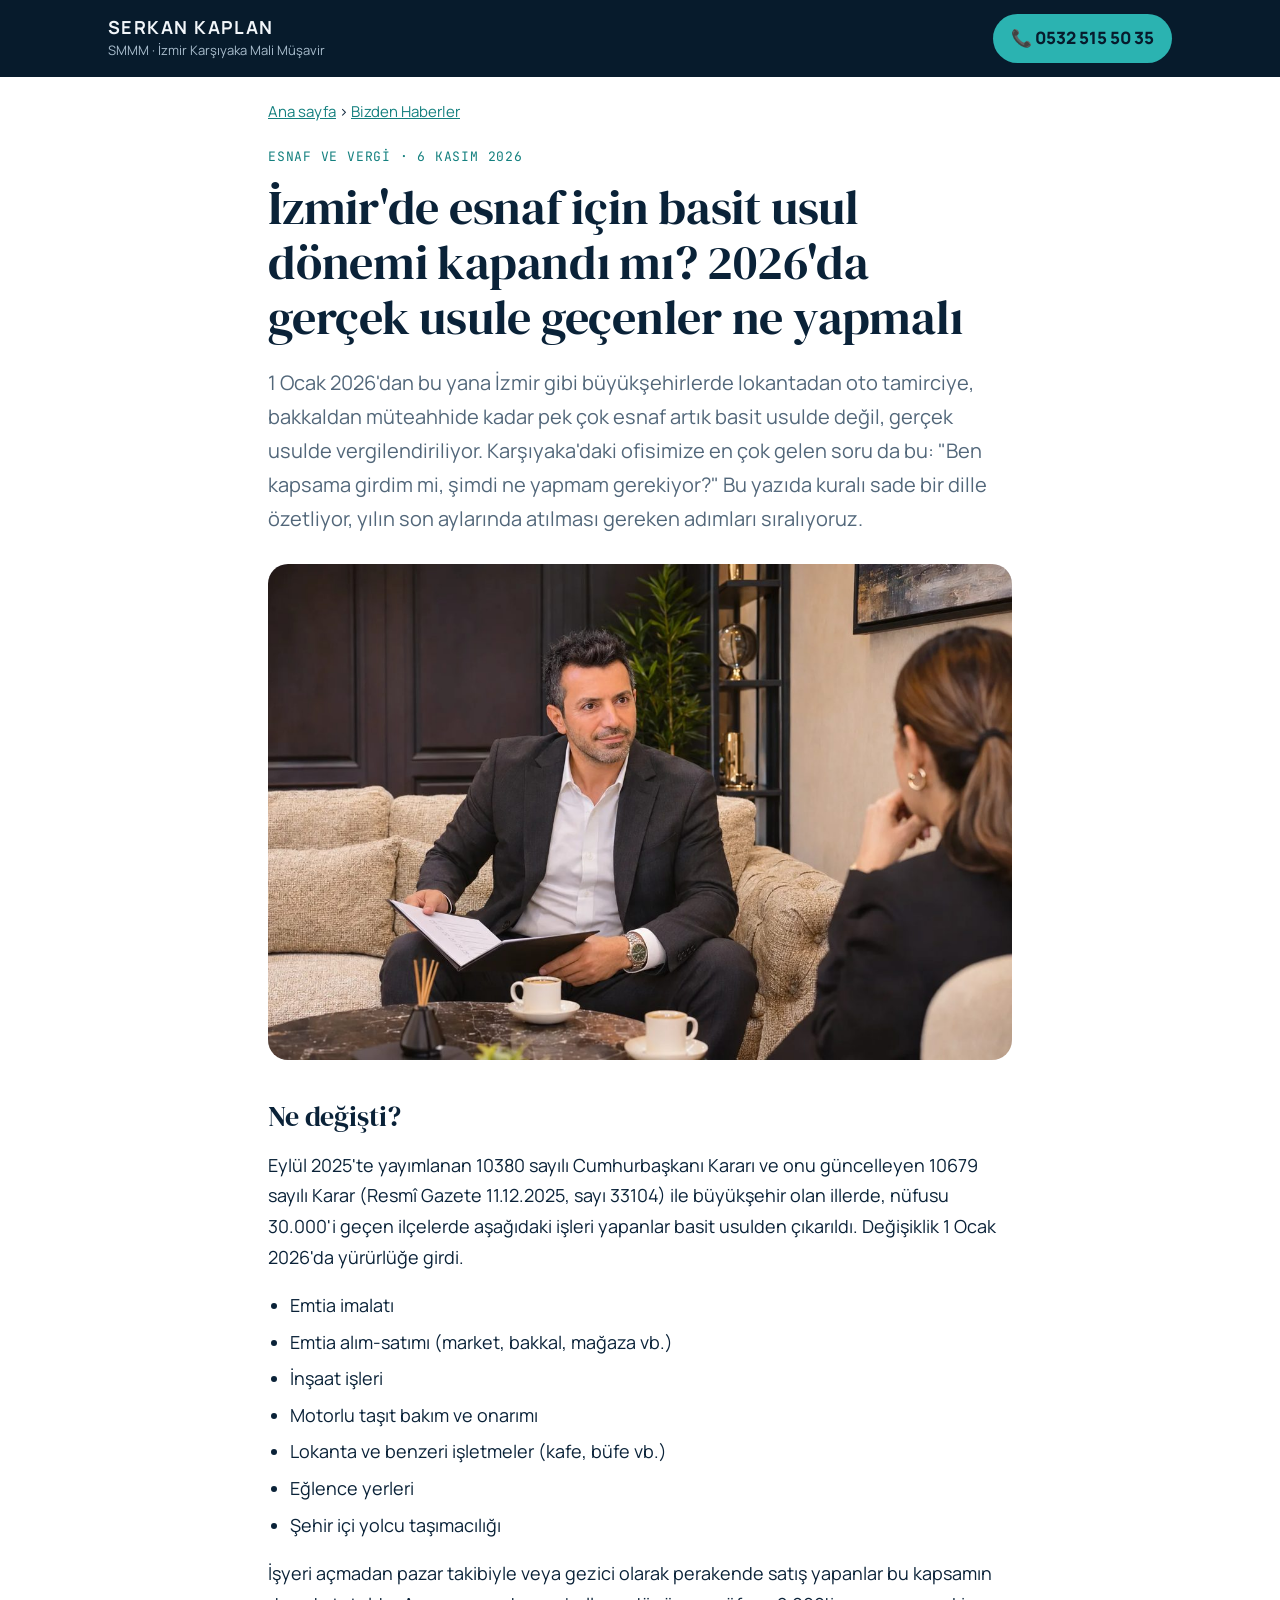
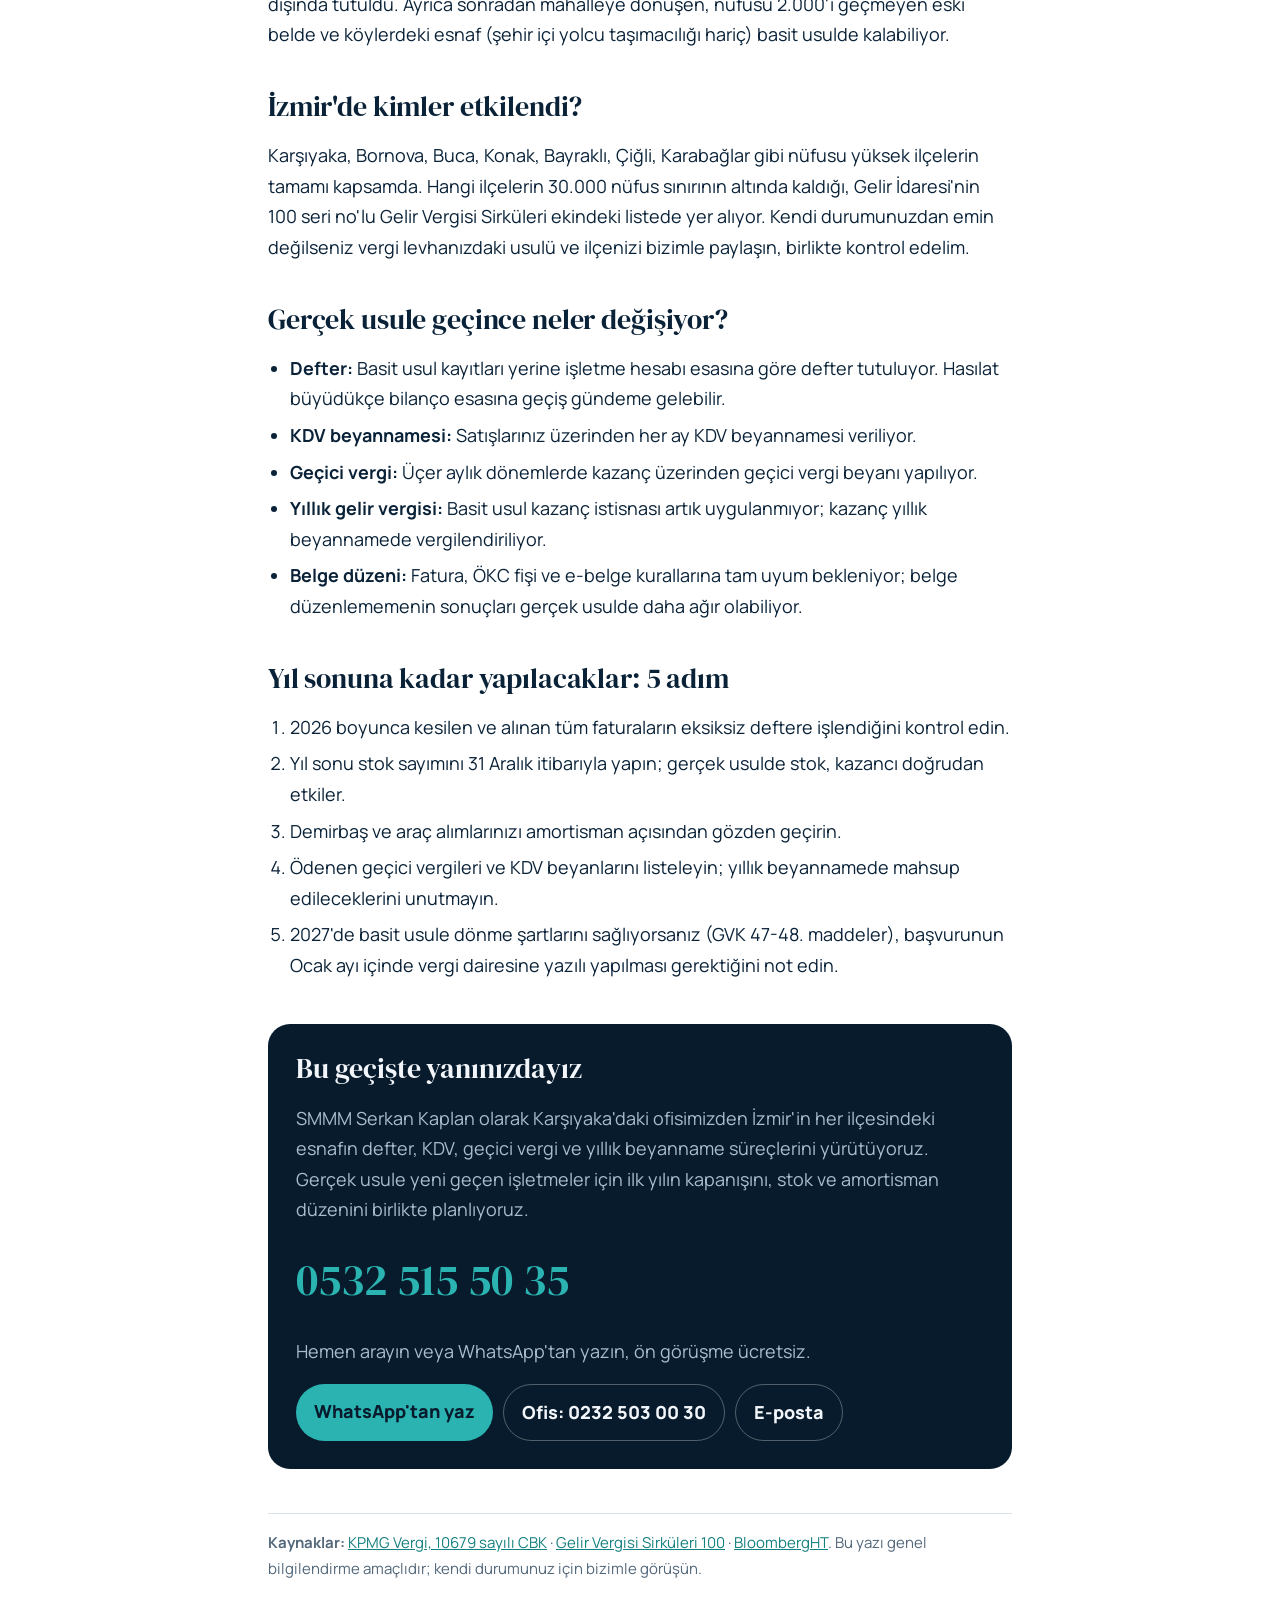
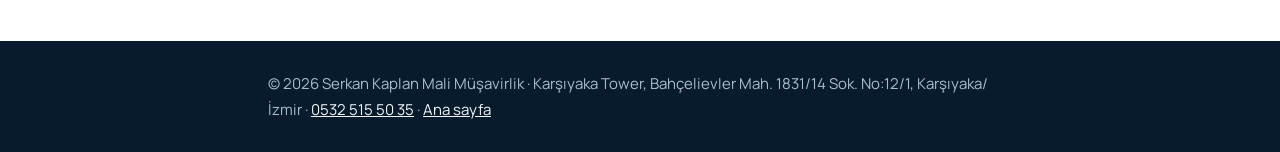
<file: haberler/basit-usulden-gercek-usule-gecis-izmir-esnaf-2026.html>
<!doctype html>
<html lang="tr">
<head>
<meta charset="utf-8">
<meta name="viewport" content="width=device-width,initial-scale=1">
<title>İzmir'de Basit Usulden Gerçek Usule Geçen Esnaf Ne Yapmalı? (2026) | Mali Müşavir Serkan Kaplan</title>
<meta name="description" content="1 Ocak 2026'dan itibaren büyükşehirlerde basit usulden çıkarılan esnaf için rehber: kimler kapsamda, İzmir'de neler değişti, yıl sonuna kadar yapılacak 5 adım. Karşıyaka mali müşavir: 0532 515 50 35">
<link rel="canonical" href="https://smmmserkankaplan-cell.github.io/smmmserkankaplan/haberler/basit-usulden-gercek-usule-gecis-izmir-esnaf-2026.html">
<meta name="robots" content="index,follow">
<meta property="og:type" content="article">
<meta property="og:locale" content="tr_TR">
<meta property="og:title" content="İzmir'de esnaf için basit usul dönemi kapandı mı? 2026'da gerçek usule geçenler ne yapmalı">
<meta property="og:description" content="Büyükşehirlerde basit usulden çıkarılan esnaf için sade rehber ve yıl sonu kontrol listesi.">
<meta property="og:image" content="https://smmmserkankaplan-cell.github.io/smmmserkankaplan/img/haber-gorusme.jpg">
<meta property="og:url" content="https://smmmserkankaplan-cell.github.io/smmmserkankaplan/haberler/basit-usulden-gercek-usule-gecis-izmir-esnaf-2026.html">
<meta name="twitter:card" content="summary_large_image">
<meta name="theme-color" content="#071B2C">
<link rel="icon" href="../img/icon.png">
<link rel="preconnect" href="https://fonts.googleapis.com"><link rel="preconnect" href="https://fonts.gstatic.com" crossorigin>
<link rel="stylesheet" href="https://fonts.googleapis.com/css2?family=DM+Serif+Display&family=Manrope:wght@400;600;800&family=JetBrains+Mono:wght@400&display=swap">
<link rel="stylesheet" href="style.css">
<script type="application/ld+json">
{"@context":"https://schema.org","@type":"Article","headline":"İzmir'de esnaf için basit usul dönemi kapandı mı? 2026'da gerçek usule geçenler ne yapmalı","datePublished":"2026-11-06","dateModified":"2026-11-06","image":"https://smmmserkankaplan-cell.github.io/smmmserkankaplan/img/haber-gorusme.jpg","inLanguage":"tr","author":{"@type":"Person","name":"SMMM Serkan Kaplan"},"publisher":{"@type":"AccountingService","name":"Serkan Kaplan Mali Müşavirlik","telephone":"+90 532 515 50 35","address":{"@type":"PostalAddress","streetAddress":"Karşıyaka Tower, Bahçelievler Mah. 1831/14 Sok. No:12/1","addressLocality":"Karşıyaka","addressRegion":"İzmir","addressCountry":"TR"},"url":"https://smmmserkankaplan-cell.github.io/smmmserkankaplan/"},"mainEntityOfPage":"https://smmmserkankaplan-cell.github.io/smmmserkankaplan/haberler/basit-usulden-gercek-usule-gecis-izmir-esnaf-2026.html"}
</script>
</head>
<body>
<header class="top"><div class="wrap">
  <a class="brand" href="../"><b>SERKAN KAPLAN</b><small>SMMM · İzmir Karşıyaka Mali Müşavir</small></a>
  <a class="call" href="tel:+905325155035">📞 0532 515 50 35</a>
</div></header>
<main class="wrap">
  <p style="margin-top:22px;font-size:15px"><a href="../">Ana sayfa</a> › <a href="./">Bizden Haberler</a></p>
  <span class="meta">Esnaf ve vergi · <time datetime="2026-11-06">6 Kasım 2026</time></span>
  <h1>İzmir'de esnaf için basit usul dönemi kapandı mı? 2026'da gerçek usule geçenler ne yapmalı</h1>
  <p class="lead">1 Ocak 2026'dan bu yana İzmir gibi büyükşehirlerde lokantadan oto tamirciye, bakkaldan müteahhide kadar pek çok esnaf artık basit usulde değil, gerçek usulde vergilendiriliyor. Karşıyaka'daki ofisimize en çok gelen soru da bu: "Ben kapsama girdim mi, şimdi ne yapmam gerekiyor?" Bu yazıda kuralı sade bir dille özetliyor, yılın son aylarında atılması gereken adımları sıralıyoruz.</p>
  <img class="cover" src="../img/haber-gorusme.jpg" alt="Mali müşavir Serkan Kaplan Karşıyaka ofisinde bir esnafla görüşüyor" width="1200" height="800">

  <h2>Ne değişti?</h2>
  <p>Eylül 2025'te yayımlanan 10380 sayılı Cumhurbaşkanı Kararı ve onu güncelleyen 10679 sayılı Karar (Resmî Gazete 11.12.2025, sayı 33104) ile büyükşehir olan illerde, nüfusu 30.000'i geçen ilçelerde aşağıdaki işleri yapanlar basit usulden çıkarıldı. Değişiklik 1 Ocak 2026'da yürürlüğe girdi.</p>
  <ul>
    <li>Emtia imalatı</li>
    <li>Emtia alım-satımı (market, bakkal, mağaza vb.)</li>
    <li>İnşaat işleri</li>
    <li>Motorlu taşıt bakım ve onarımı</li>
    <li>Lokanta ve benzeri işletmeler (kafe, büfe vb.)</li>
    <li>Eğlence yerleri</li>
    <li>Şehir içi yolcu taşımacılığı</li>
  </ul>
  <p>İşyeri açmadan pazar takibiyle veya gezici olarak perakende satış yapanlar bu kapsamın dışında tutuldu. Ayrıca sonradan mahalleye dönüşen, nüfusu 2.000'i geçmeyen eski belde ve köylerdeki esnaf (şehir içi yolcu taşımacılığı hariç) basit usulde kalabiliyor.</p>

  <h2>İzmir'de kimler etkilendi?</h2>
  <p>Karşıyaka, Bornova, Buca, Konak, Bayraklı, Çiğli, Karabağlar gibi nüfusu yüksek ilçelerin tamamı kapsamda. Hangi ilçelerin 30.000 nüfus sınırının altında kaldığı, Gelir İdaresi'nin 100 seri no'lu Gelir Vergisi Sirküleri ekindeki listede yer alıyor. Kendi durumunuzdan emin değilseniz vergi levhanızdaki usulü ve ilçenizi bizimle paylaşın, birlikte kontrol edelim.</p>

  <h2>Gerçek usule geçince neler değişiyor?</h2>
  <ul>
    <li><b>Defter:</b> Basit usul kayıtları yerine işletme hesabı esasına göre defter tutuluyor. Hasılat büyüdükçe bilanço esasına geçiş gündeme gelebilir.</li>
    <li><b>KDV beyannamesi:</b> Satışlarınız üzerinden her ay KDV beyannamesi veriliyor.</li>
    <li><b>Geçici vergi:</b> Üçer aylık dönemlerde kazanç üzerinden geçici vergi beyanı yapılıyor.</li>
    <li><b>Yıllık gelir vergisi:</b> Basit usul kazanç istisnası artık uygulanmıyor; kazanç yıllık beyannamede vergilendiriliyor.</li>
    <li><b>Belge düzeni:</b> Fatura, ÖKC fişi ve e-belge kurallarına tam uyum bekleniyor; belge düzenlememenin sonuçları gerçek usulde daha ağır olabiliyor.</li>
  </ul>

  <h2>Yıl sonuna kadar yapılacaklar: 5 adım</h2>
  <ol>
    <li>2026 boyunca kesilen ve alınan tüm faturaların eksiksiz deftere işlendiğini kontrol edin.</li>
    <li>Yıl sonu stok sayımını 31 Aralık itibarıyla yapın; gerçek usulde stok, kazancı doğrudan etkiler.</li>
    <li>Demirbaş ve araç alımlarınızı amortisman açısından gözden geçirin.</li>
    <li>Ödenen geçici vergileri ve KDV beyanlarını listeleyin; yıllık beyannamede mahsup edileceklerini unutmayın.</li>
    <li>2027'de basit usule dönme şartlarını sağlıyorsanız (GVK 47-48. maddeler), başvurunun Ocak ayı içinde vergi dairesine yazılı yapılması gerektiğini not edin.</li>
  </ol>

  <div class="cta">
    <h2>Bu geçişte yanınızdayız</h2>
    <p>SMMM Serkan Kaplan olarak Karşıyaka'daki ofisimizden İzmir'in her ilçesindeki esnafın defter, KDV, geçici vergi ve yıllık beyanname süreçlerini yürütüyoruz. Gerçek usule yeni geçen işletmeler için ilk yılın kapanışını, stok ve amortisman düzenini birlikte planlıyoruz.</p>
    <a class="phone" href="tel:+905325155035">0532 515 50 35</a>
    <p>Hemen arayın veya WhatsApp'tan yazın, ön görüşme ücretsiz.</p>
    <div class="row">
      <a href="https://wa.me/905325155035?text=Merhaba%2C%20basit%20usulden%20ger%C3%A7ek%20usule%20ge%C3%A7i%C5%9F%20hakk%C4%B1nda%20bilgi%20almak%20istiyorum.">WhatsApp'tan yaz</a>
      <a class="ghost" href="tel:+902325030030">Ofis: 0232 503 00 30</a>
      <a class="ghost" href="mailto:serkan@serkankaplan.com.tr">E-posta</a>
    </div>
  </div>

  <p class="src"><b>Kaynaklar:</b> <a href="https://kpmgvergi.com/yayinlar/mali-bultenler/vergi/basit-usul-kapsamini-yeniden-duzenleyen-10679-sayili-cumhurbaskani-karari-yayimlandi/3311">KPMG Vergi, 10679 sayılı CBK</a> · <a href="https://www.alomaliye.com/2025/12/31/gelir-vergisi-sirkuleri-100-gibten-basit-usul-uygulamasina-nufus-kriteri/">Gelir Vergisi Sirküleri 100</a> · <a href="https://www.bloomberght.com/nufusu-30-bini-asan-ilcelerde-mukellefler-basit-usul-kapsamindan-cikarildi-3756695">BloombergHT</a>. Bu yazı genel bilgilendirme amaçlıdır; kendi durumunuz için bizimle görüşün.</p>
</main>
<footer><div class="wrap">© 2026 Serkan Kaplan Mali Müşavirlik · Karşıyaka Tower, Bahçelievler Mah. 1831/14 Sok. No:12/1, Karşıyaka/İzmir · <a href="tel:+905325155035">0532 515 50 35</a> · <a href="../">Ana sayfa</a></div></footer>
</body>
</html>
</file>
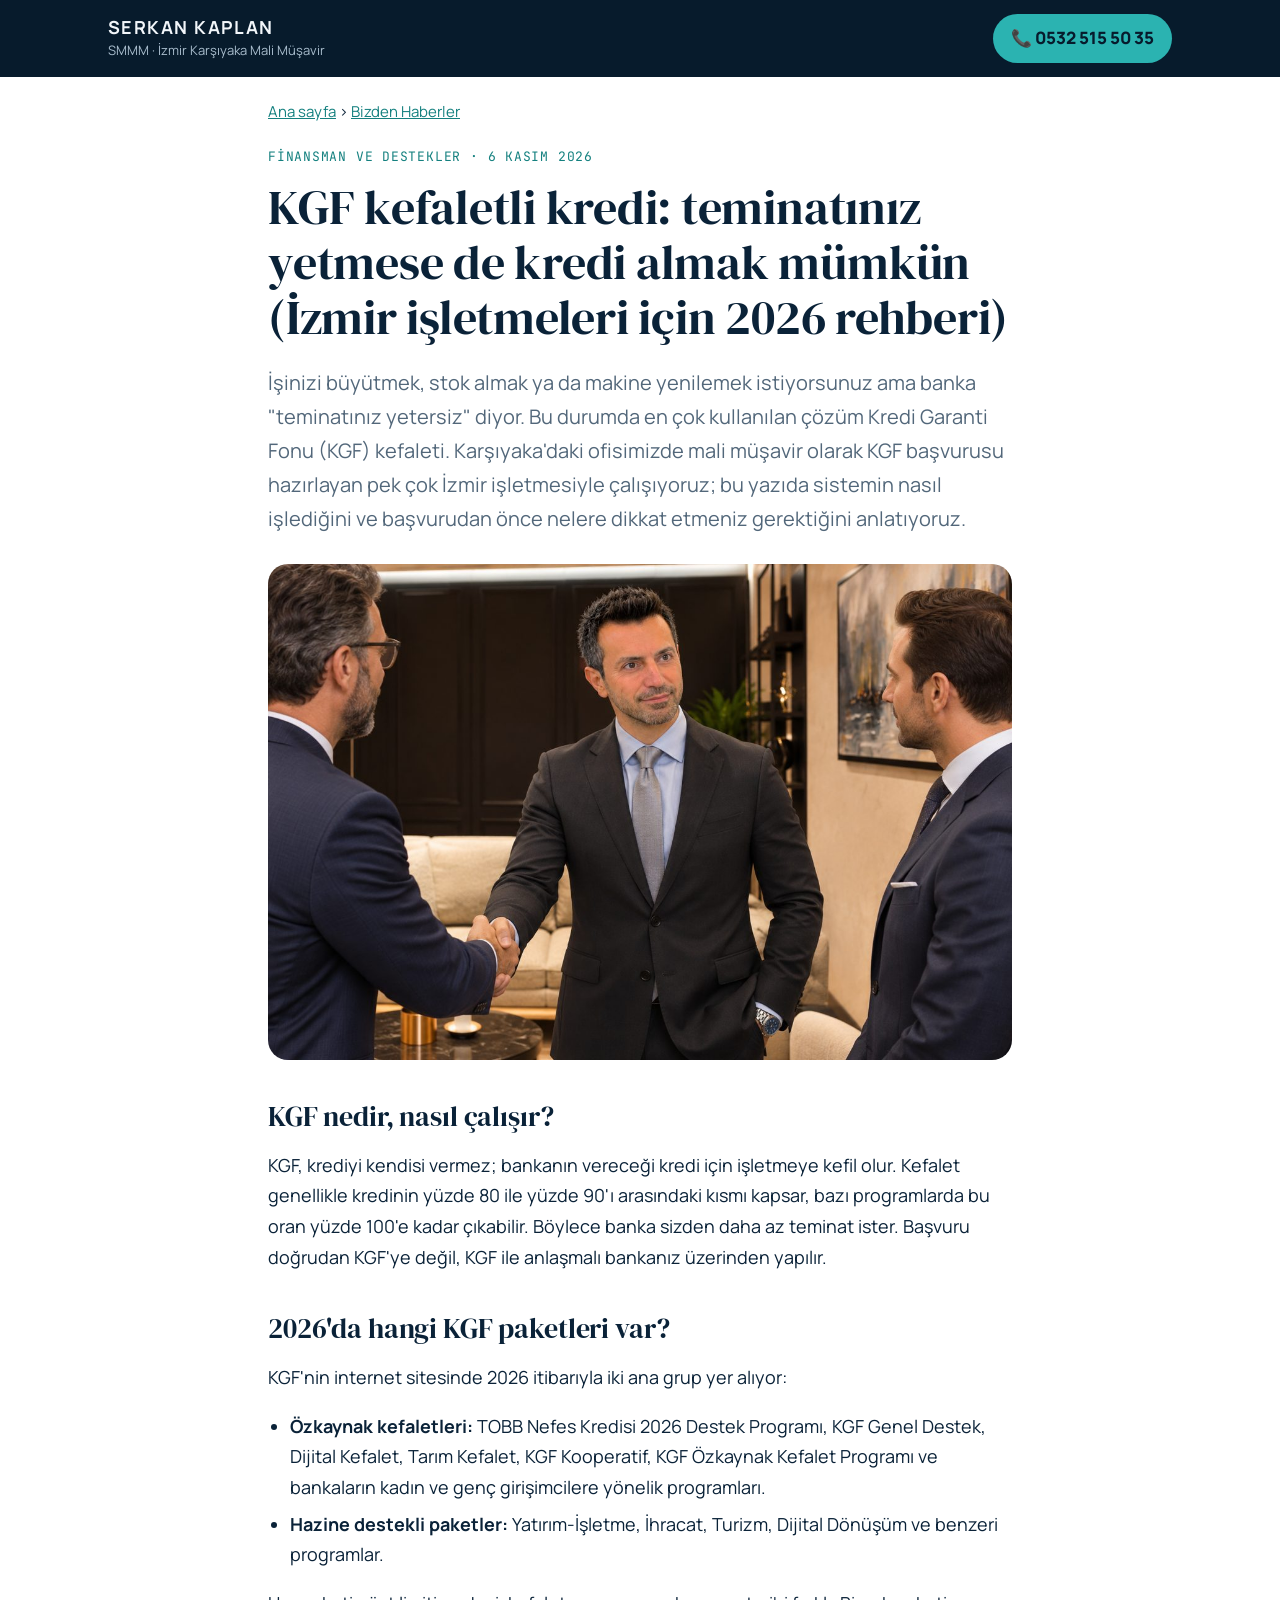
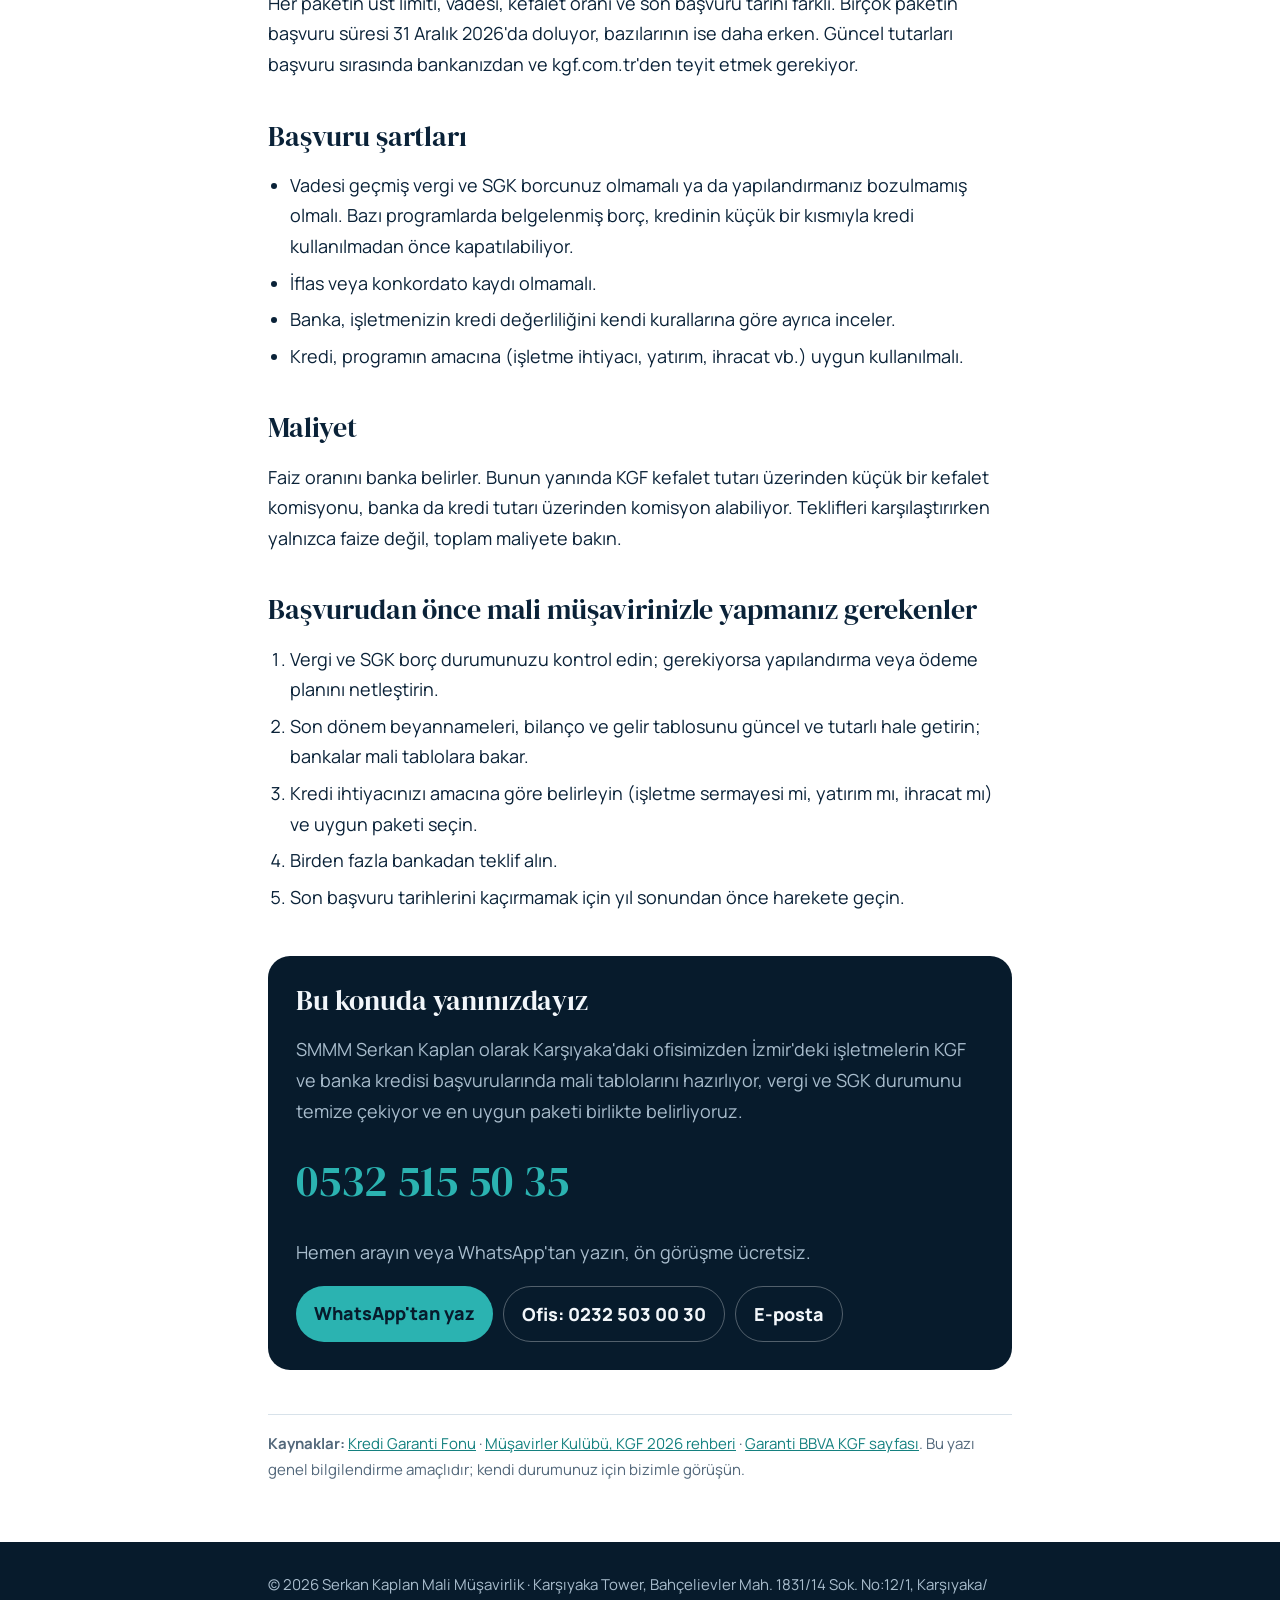
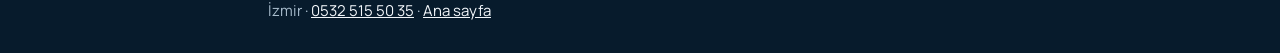
<file: haberler/kgf-kefaletli-kredi-izmir-isletmeler-2026.html>
<!doctype html>
<html lang="tr">
<head>
<meta charset="utf-8">
<meta name="viewport" content="width=device-width,initial-scale=1">
<title>KGF kefaletli kredi: teminatınız yetmese de kredi almak mümkün (İzmir işletmeleri için 2026 rehberi) | Mali Müşavir Serkan Kaplan</title>
<meta name="description" content="Teminatı yetmeyen işletmeler için KGF kefaleti: 2026 paketleri, başvuru şartları, maliyet ve başvuru öncesi 5 adım. İzmir Karşıyaka mali müşavir: 0532 515 50 35">
<link rel="canonical" href="https://smmmserkankaplan-cell.github.io/smmmserkankaplan/haberler/kgf-kefaletli-kredi-izmir-isletmeler-2026.html">
<meta name="robots" content="index,follow">
<meta property="og:type" content="article">
<meta property="og:locale" content="tr_TR">
<meta property="og:title" content="KGF kefaletli kredi: teminatınız yetmese de kredi almak mümkün (İzmir işletmeleri için 2026 rehberi)">
<meta property="og:description" content="Teminatı yetmeyen işletmeler için KGF kefaleti: 2026 paketleri, başvuru şartları, maliyet ve başvuru öncesi 5 adım.">
<meta property="og:image" content="https://smmmserkankaplan-cell.github.io/smmmserkankaplan/img/haber-tokalasma.jpg">
<meta property="og:url" content="https://smmmserkankaplan-cell.github.io/smmmserkankaplan/haberler/kgf-kefaletli-kredi-izmir-isletmeler-2026.html">
<meta name="twitter:card" content="summary_large_image">
<meta name="theme-color" content="#071B2C">
<link rel="icon" href="../img/icon.png">
<link rel="preconnect" href="https://fonts.googleapis.com"><link rel="preconnect" href="https://fonts.gstatic.com" crossorigin>
<link rel="stylesheet" href="https://fonts.googleapis.com/css2?family=DM+Serif+Display&family=Manrope:wght@400;600;800&family=JetBrains+Mono:wght@400&display=swap">
<link rel="stylesheet" href="style.css">
<script type="application/ld+json">
{"@context": "https://schema.org", "@type": "Article", "headline": "KGF kefaletli kredi: teminatınız yetmese de kredi almak mümkün (İzmir işletmeleri için 2026 rehberi)", "datePublished": "2026-11-06", "dateModified": "2026-11-06", "image": "https://smmmserkankaplan-cell.github.io/smmmserkankaplan/img/haber-tokalasma.jpg", "inLanguage": "tr", "author": {"@type": "Person", "name": "SMMM Serkan Kaplan"}, "publisher": {"@type": "AccountingService", "name": "Serkan Kaplan Mali Müşavirlik", "telephone": "+90 532 515 50 35", "address": {"@type": "PostalAddress", "streetAddress": "Karşıyaka Tower, Bahçelievler Mah. 1831/14 Sok. No:12/1", "addressLocality": "Karşıyaka", "addressRegion": "İzmir", "addressCountry": "TR"}, "url": "https://smmmserkankaplan-cell.github.io/smmmserkankaplan/"}, "mainEntityOfPage": "https://smmmserkankaplan-cell.github.io/smmmserkankaplan/haberler/kgf-kefaletli-kredi-izmir-isletmeler-2026.html"}
</script>
</head>
<body>
<header class="top"><div class="wrap">
  <a class="brand" href="../"><b>SERKAN KAPLAN</b><small>SMMM · İzmir Karşıyaka Mali Müşavir</small></a>
  <a class="call" href="tel:+905325155035">📞 0532 515 50 35</a>
</div></header>
<main class="wrap">
  <p style="margin-top:22px;font-size:15px"><a href="../">Ana sayfa</a> › <a href="./">Bizden Haberler</a></p>
  <span class="meta">Finansman ve destekler · <time datetime="2026-11-06">6 Kasım 2026</time></span>
  <h1>KGF kefaletli kredi: teminatınız yetmese de kredi almak mümkün (İzmir işletmeleri için 2026 rehberi)</h1>
  <p class="lead">İşinizi büyütmek, stok almak ya da makine yenilemek istiyorsunuz ama banka "teminatınız yetersiz" diyor. Bu durumda en çok kullanılan çözüm Kredi Garanti Fonu (KGF) kefaleti. Karşıyaka'daki ofisimizde mali müşavir olarak KGF başvurusu hazırlayan pek çok İzmir işletmesiyle çalışıyoruz; bu yazıda sistemin nasıl işlediğini ve başvurudan önce nelere dikkat etmeniz gerektiğini anlatıyoruz.</p>
  <img class="cover" src="../img/haber-tokalasma.jpg" alt="KGF kefaletli kredi: teminatınız yetmese de kredi almak mümkün (İzmir işletmeleri için 2026 rehberi) yazısının kapak fotoğrafı, Serkan Kaplan Mali Müşavirlik ofisi" width="1200" height="800">
<h2>KGF nedir, nasıl çalışır?</h2>
<p>KGF, krediyi kendisi vermez; bankanın vereceği kredi için işletmeye kefil olur. Kefalet genellikle kredinin yüzde 80 ile yüzde 90'ı arasındaki kısmı kapsar, bazı programlarda bu oran yüzde 100'e kadar çıkabilir. Böylece banka sizden daha az teminat ister. Başvuru doğrudan KGF'ye değil, KGF ile anlaşmalı bankanız üzerinden yapılır.</p>
<h2>2026'da hangi KGF paketleri var?</h2>
<p>KGF'nin internet sitesinde 2026 itibarıyla iki ana grup yer alıyor:</p>
<ul>
<li><b>Özkaynak kefaletleri:</b> TOBB Nefes Kredisi 2026 Destek Programı, KGF Genel Destek, Dijital Kefalet, Tarım Kefalet, KGF Kooperatif, KGF Özkaynak Kefalet Programı ve bankaların kadın ve genç girişimcilere yönelik programları.</li>
<li><b>Hazine destekli paketler:</b> Yatırım-İşletme, İhracat, Turizm, Dijital Dönüşüm ve benzeri programlar.</li>
</ul>
<p>Her paketin üst limiti, vadesi, kefalet oranı ve son başvuru tarihi farklı. Birçok paketin başvuru süresi 31 Aralık 2026'da doluyor, bazılarının ise daha erken. Güncel tutarları başvuru sırasında bankanızdan ve kgf.com.tr'den teyit etmek gerekiyor.</p>
<h2>Başvuru şartları</h2>
<ul>
<li>Vadesi geçmiş vergi ve SGK borcunuz olmamalı ya da yapılandırmanız bozulmamış olmalı. Bazı programlarda belgelenmiş borç, kredinin küçük bir kısmıyla kredi kullanılmadan önce kapatılabiliyor.</li>
<li>İflas veya konkordato kaydı olmamalı.</li>
<li>Banka, işletmenizin kredi değerliliğini kendi kurallarına göre ayrıca inceler.</li>
<li>Kredi, programın amacına (işletme ihtiyacı, yatırım, ihracat vb.) uygun kullanılmalı.</li>
</ul>
<h2>Maliyet</h2>
<p>Faiz oranını banka belirler. Bunun yanında KGF kefalet tutarı üzerinden küçük bir kefalet komisyonu, banka da kredi tutarı üzerinden komisyon alabiliyor. Teklifleri karşılaştırırken yalnızca faize değil, toplam maliyete bakın.</p>
<h2>Başvurudan önce mali müşavirinizle yapmanız gerekenler</h2>
<ol>
<li>Vergi ve SGK borç durumunuzu kontrol edin; gerekiyorsa yapılandırma veya ödeme planını netleştirin.</li>
<li>Son dönem beyannameleri, bilanço ve gelir tablosunu güncel ve tutarlı hale getirin; bankalar mali tablolara bakar.</li>
<li>Kredi ihtiyacınızı amacına göre belirleyin (işletme sermayesi mi, yatırım mı, ihracat mı) ve uygun paketi seçin.</li>
<li>Birden fazla bankadan teklif alın.</li>
<li>Son başvuru tarihlerini kaçırmamak için yıl sonundan önce harekete geçin.</li>
</ol>
  <div class="cta">
    <h2>Bu konuda yanınızdayız</h2>
    <p>SMMM Serkan Kaplan olarak Karşıyaka'daki ofisimizden İzmir'deki işletmelerin KGF ve banka kredisi başvurularında mali tablolarını hazırlıyor, vergi ve SGK durumunu temize çekiyor ve en uygun paketi birlikte belirliyoruz.</p>
    <a class="phone" href="tel:+905325155035">0532 515 50 35</a>
    <p>Hemen arayın veya WhatsApp'tan yazın, ön görüşme ücretsiz.</p>
    <div class="row">
      <a href="https://wa.me/905325155035?text=Merhaba%2C%20%27KGF%20kefaletli%20kredi%3A%20teminat%C4%B1n%C4%B1z%20yetmese%20de%20kredi%20almak%20m%C3%BCmk%C3%BCn%20%28%C4%B0zmir%20i%C5%9Fletmeleri%20i%C3%A7in%202026%20rehberi%29%27%20yaz%C4%B1n%C4%B1z%20hakk%C4%B1nda%20bilgi%20almak%20istiyorum.">WhatsApp'tan yaz</a>
      <a class="ghost" href="tel:+902325030030">Ofis: 0232 503 00 30</a>
      <a class="ghost" href="mailto:serkan@serkankaplan.com.tr">E-posta</a>
    </div>
  </div>
  <p class="src"><b>Kaynaklar:</b> <a href="https://www.kgf.com.tr/">Kredi Garanti Fonu</a> · <a href="https://musavirlerkulubu.com.tr/makale/kgf-kredisi-2026-kobiler-icin-guncel-kefalet-paketleri-ve-basvuru-rehberi">Müşavirler Kulübü, KGF 2026 rehberi</a> · <a href="https://www.garantibbva.com.tr/isim-icin/krediler/kredi-garanti-fonu">Garanti BBVA KGF sayfası</a>. Bu yazı genel bilgilendirme amaçlıdır; kendi durumunuz için bizimle görüşün.</p>
</main>
<footer><div class="wrap">© 2026 Serkan Kaplan Mali Müşavirlik · Karşıyaka Tower, Bahçelievler Mah. 1831/14 Sok. No:12/1, Karşıyaka/İzmir · <a href="tel:+905325155035">0532 515 50 35</a> · <a href="../">Ana sayfa</a></div></footer>
</body>
</html>
</file>
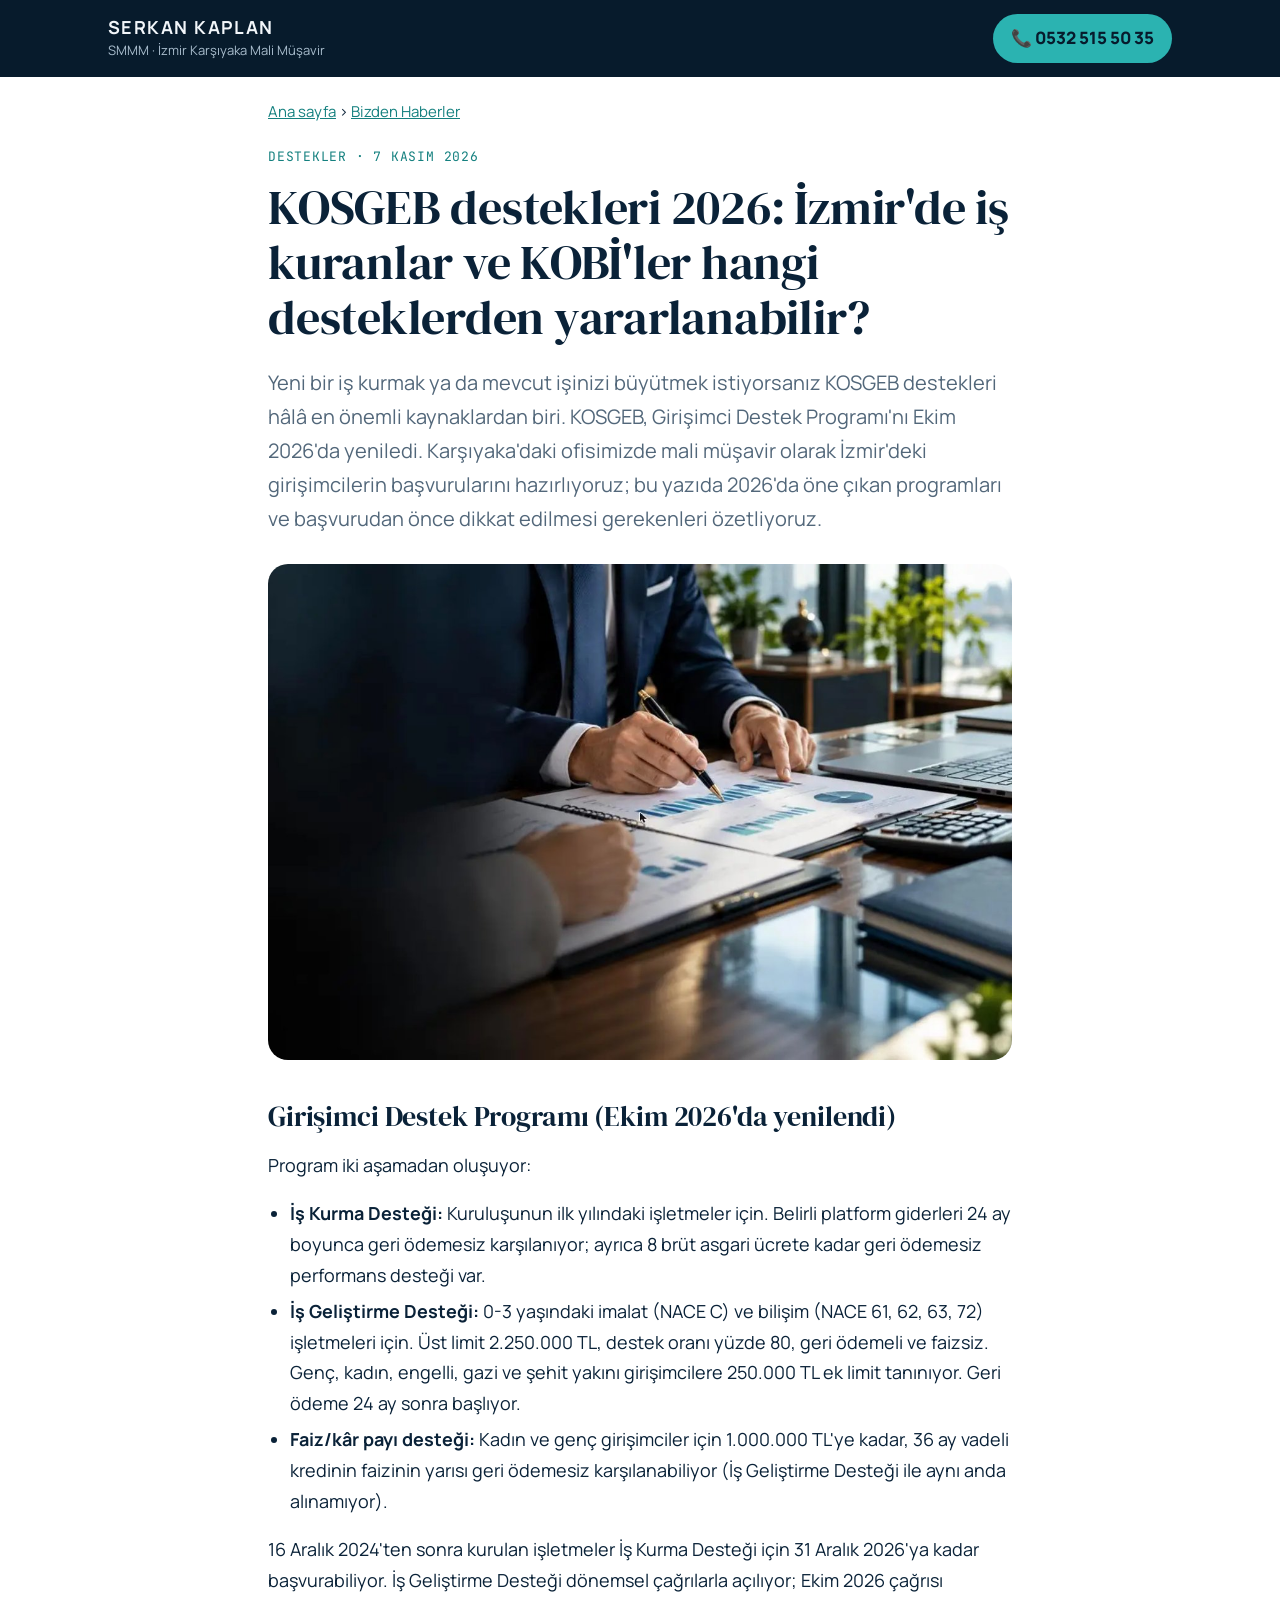
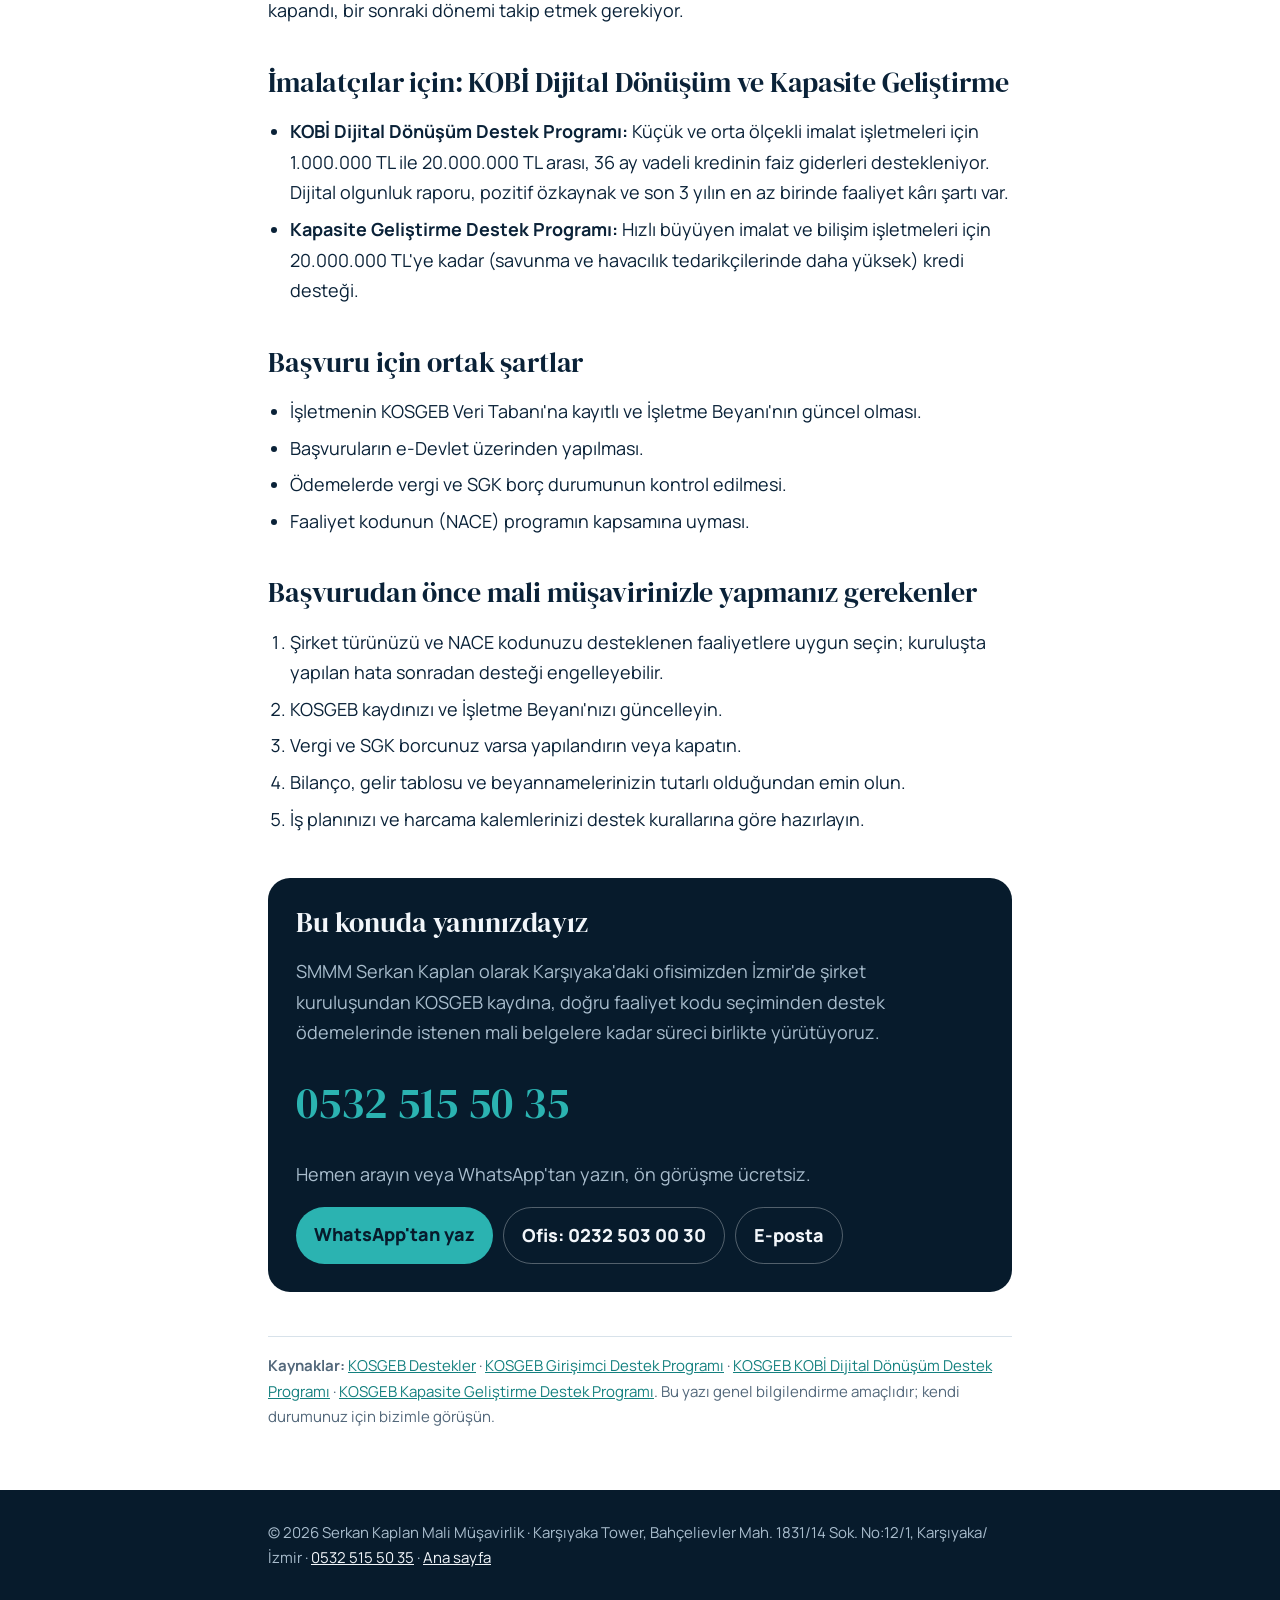
<file: haberler/kosgeb-destekleri-2026-izmir-girisimci-kobi.html>
<!doctype html>
<html lang="tr">
<head>
<meta charset="utf-8">
<meta name="viewport" content="width=device-width,initial-scale=1">
<title>KOSGEB destekleri 2026: İzmir&#x27;de iş kuranlar ve KOBİ&#x27;ler hangi desteklerden yararlanabilir? | Mali Müşavir Serkan Kaplan</title>
<meta name="description" content="2026&#x27;da yenilenen KOSGEB Girişimci Destek Programı, imalatçılar için dijital dönüşüm ve kapasite destekleri, başvuru şartları ve 5 adımlık hazırlık. İzmir Karşıyaka mali müşavir: 0532 515 50 35">
<link rel="canonical" href="https://smmmserkankaplan-cell.github.io/smmmserkankaplan/haberler/kosgeb-destekleri-2026-izmir-girisimci-kobi.html">
<meta name="robots" content="index,follow">
<meta property="og:type" content="article">
<meta property="og:locale" content="tr_TR">
<meta property="og:title" content="KOSGEB destekleri 2026: İzmir&#x27;de iş kuranlar ve KOBİ&#x27;ler hangi desteklerden yararlanabilir?">
<meta property="og:description" content="2026&#x27;da yenilenen KOSGEB Girişimci Destek Programı, imalatçılar için dijital dönüşüm ve kapasite destekleri, başvuru şartları ve 5 adımlık hazırlık.">
<meta property="og:image" content="https://smmmserkankaplan-cell.github.io/smmmserkankaplan/img/haber-anlatim.jpg">
<meta property="og:url" content="https://smmmserkankaplan-cell.github.io/smmmserkankaplan/haberler/kosgeb-destekleri-2026-izmir-girisimci-kobi.html">
<meta name="twitter:card" content="summary_large_image">
<meta name="theme-color" content="#071B2C">
<link rel="icon" href="../img/icon.png">
<link rel="preconnect" href="https://fonts.googleapis.com"><link rel="preconnect" href="https://fonts.gstatic.com" crossorigin>
<link rel="stylesheet" href="https://fonts.googleapis.com/css2?family=DM+Serif+Display&family=Manrope:wght@400;600;800&family=JetBrains+Mono:wght@400&display=swap">
<link rel="stylesheet" href="style.css">
<script type="application/ld+json">
{"@context": "https://schema.org", "@type": "Article", "headline": "KOSGEB destekleri 2026: İzmir'de iş kuranlar ve KOBİ'ler hangi desteklerden yararlanabilir?", "datePublished": "2026-11-07", "dateModified": "2026-11-07", "image": "https://smmmserkankaplan-cell.github.io/smmmserkankaplan/img/haber-anlatim.jpg", "inLanguage": "tr", "author": {"@type": "Person", "name": "SMMM Serkan Kaplan"}, "publisher": {"@type": "AccountingService", "name": "Serkan Kaplan Mali Müşavirlik", "telephone": "+90 532 515 50 35", "address": {"@type": "PostalAddress", "streetAddress": "Karşıyaka Tower, Bahçelievler Mah. 1831/14 Sok. No:12/1", "addressLocality": "Karşıyaka", "addressRegion": "İzmir", "addressCountry": "TR"}, "url": "https://smmmserkankaplan-cell.github.io/smmmserkankaplan/"}, "mainEntityOfPage": "https://smmmserkankaplan-cell.github.io/smmmserkankaplan/haberler/kosgeb-destekleri-2026-izmir-girisimci-kobi.html"}
</script>
</head>
<body>
<header class="top"><div class="wrap">
  <a class="brand" href="../"><b>SERKAN KAPLAN</b><small>SMMM · İzmir Karşıyaka Mali Müşavir</small></a>
  <a class="call" href="tel:+905325155035">📞 0532 515 50 35</a>
</div></header>
<main class="wrap">
  <p style="margin-top:22px;font-size:15px"><a href="../">Ana sayfa</a> › <a href="./">Bizden Haberler</a></p>
  <span class="meta">Destekler · <time datetime="2026-11-07">7 Kasım 2026</time></span>
  <h1>KOSGEB destekleri 2026: İzmir&#x27;de iş kuranlar ve KOBİ&#x27;ler hangi desteklerden yararlanabilir?</h1>
  <p class="lead">Yeni bir iş kurmak ya da mevcut işinizi büyütmek istiyorsanız KOSGEB destekleri hâlâ en önemli kaynaklardan biri. KOSGEB, Girişimci Destek Programı'nı Ekim 2026'da yeniledi. Karşıyaka'daki ofisimizde mali müşavir olarak İzmir'deki girişimcilerin başvurularını hazırlıyoruz; bu yazıda 2026'da öne çıkan programları ve başvurudan önce dikkat edilmesi gerekenleri özetliyoruz.</p>
  <img class="cover" src="../img/haber-anlatim.jpg" alt="KOSGEB destekleri 2026: İzmir&#x27;de iş kuranlar ve KOBİ&#x27;ler hangi desteklerden yararlanabilir? yazısının kapak fotoğrafı, Serkan Kaplan Mali Müşavirlik ofisi" width="1200" height="800">
<h2>Girişimci Destek Programı (Ekim 2026'da yenilendi)</h2>
<p>Program iki aşamadan oluşuyor:</p>
<ul>
<li><b>İş Kurma Desteği:</b> Kuruluşunun ilk yılındaki işletmeler için. Belirli platform giderleri 24 ay boyunca geri ödemesiz karşılanıyor; ayrıca 8 brüt asgari ücrete kadar geri ödemesiz performans desteği var.</li>
<li><b>İş Geliştirme Desteği:</b> 0-3 yaşındaki imalat (NACE C) ve bilişim (NACE 61, 62, 63, 72) işletmeleri için. Üst limit 2.250.000 TL, destek oranı yüzde 80, geri ödemeli ve faizsiz. Genç, kadın, engelli, gazi ve şehit yakını girişimcilere 250.000 TL ek limit tanınıyor. Geri ödeme 24 ay sonra başlıyor.</li>
<li><b>Faiz/kâr payı desteği:</b> Kadın ve genç girişimciler için 1.000.000 TL'ye kadar, 36 ay vadeli kredinin faizinin yarısı geri ödemesiz karşılanabiliyor (İş Geliştirme Desteği ile aynı anda alınamıyor).</li>
</ul>
<p>16 Aralık 2024'ten sonra kurulan işletmeler İş Kurma Desteği için 31 Aralık 2026'ya kadar başvurabiliyor. İş Geliştirme Desteği dönemsel çağrılarla açılıyor; Ekim 2026 çağrısı kapandı, bir sonraki dönemi takip etmek gerekiyor.</p>
<h2>İmalatçılar için: KOBİ Dijital Dönüşüm ve Kapasite Geliştirme</h2>
<ul>
<li><b>KOBİ Dijital Dönüşüm Destek Programı:</b> Küçük ve orta ölçekli imalat işletmeleri için 1.000.000 TL ile 20.000.000 TL arası, 36 ay vadeli kredinin faiz giderleri destekleniyor. Dijital olgunluk raporu, pozitif özkaynak ve son 3 yılın en az birinde faaliyet kârı şartı var.</li>
<li><b>Kapasite Geliştirme Destek Programı:</b> Hızlı büyüyen imalat ve bilişim işletmeleri için 20.000.000 TL'ye kadar (savunma ve havacılık tedarikçilerinde daha yüksek) kredi desteği.</li>
</ul>
<h2>Başvuru için ortak şartlar</h2>
<ul>
<li>İşletmenin KOSGEB Veri Tabanı'na kayıtlı ve İşletme Beyanı'nın güncel olması.</li>
<li>Başvuruların e-Devlet üzerinden yapılması.</li>
<li>Ödemelerde vergi ve SGK borç durumunun kontrol edilmesi.</li>
<li>Faaliyet kodunun (NACE) programın kapsamına uyması.</li>
</ul>
<h2>Başvurudan önce mali müşavirinizle yapmanız gerekenler</h2>
<ol>
<li>Şirket türünüzü ve NACE kodunuzu desteklenen faaliyetlere uygun seçin; kuruluşta yapılan hata sonradan desteği engelleyebilir.</li>
<li>KOSGEB kaydınızı ve İşletme Beyanı'nızı güncelleyin.</li>
<li>Vergi ve SGK borcunuz varsa yapılandırın veya kapatın.</li>
<li>Bilanço, gelir tablosu ve beyannamelerinizin tutarlı olduğundan emin olun.</li>
<li>İş planınızı ve harcama kalemlerinizi destek kurallarına göre hazırlayın.</li>
</ol>
  <div class="cta">
    <h2>Bu konuda yanınızdayız</h2>
    <p>SMMM Serkan Kaplan olarak Karşıyaka'daki ofisimizden İzmir'de şirket kuruluşundan KOSGEB kaydına, doğru faaliyet kodu seçiminden destek ödemelerinde istenen mali belgelere kadar süreci birlikte yürütüyoruz.</p>
    <a class="phone" href="tel:+905325155035">0532 515 50 35</a>
    <p>Hemen arayın veya WhatsApp'tan yazın, ön görüşme ücretsiz.</p>
    <div class="row">
      <a href="https://wa.me/905325155035?text=Merhaba%2C%20%27KOSGEB%20destekleri%202026%3A%20%C4%B0zmir%27de%20i%C5%9F%20kuranlar%20ve%20KOB%C4%B0%27ler%20hangi%20desteklerden%20yararlanabilir%3F%27%20yaz%C4%B1n%C4%B1z%20hakk%C4%B1nda%20bilgi%20almak%20istiyorum.">WhatsApp'tan yaz</a>
      <a class="ghost" href="tel:+902325030030">Ofis: 0232 503 00 30</a>
      <a class="ghost" href="mailto:serkan@serkankaplan.com.tr">E-posta</a>
    </div>
  </div>
  <p class="src"><b>Kaynaklar:</b> <a href="https://www.kosgeb.gov.tr/site/tr/genel/destekler/3/destekler">KOSGEB Destekler</a> · <a href="https://www.kosgeb.gov.tr/site/tr/genel/destekdetay/1231/girisimci-destek-programi">KOSGEB Girişimci Destek Programı</a> · <a href="https://www.kosgeb.gov.tr/site/tr/genel/destekdetay/9144/kobi-dijital-donusum-destek-programi">KOSGEB KOBİ Dijital Dönüşüm Destek Programı</a> · <a href="https://www.kosgeb.gov.tr/site/tr/genel/destekdetay/9200/kapasite-gelistirme-destek-programi">KOSGEB Kapasite Geliştirme Destek Programı</a>. Bu yazı genel bilgilendirme amaçlıdır; kendi durumunuz için bizimle görüşün.</p>
</main>
<footer><div class="wrap">© 2026 Serkan Kaplan Mali Müşavirlik · Karşıyaka Tower, Bahçelievler Mah. 1831/14 Sok. No:12/1, Karşıyaka/İzmir · <a href="tel:+905325155035">0532 515 50 35</a> · <a href="../">Ana sayfa</a></div></footer>
</body>
</html>
</file>
<file: haberler/style.css>
:root{--navy:#071B2C;--navy-2:#0C2A44;--paper:#fff;--mist:#EEF3F7;--line:#D8E2EA;--ink:#0A2238;--ink-soft:#52677A;--on-navy:#F2F6FA;--on-navy-soft:#A9BDCD;--teal:#2BB3B1;--teal-deep:#14807F;--gold:#E1B65B;--f-display:"DM Serif Display",Georgia,serif;--f-body:"Manrope",system-ui,-apple-system,"Segoe UI",sans-serif;--f-mono:"JetBrains Mono",ui-monospace,Menlo,monospace;color-scheme:light}
*{box-sizing:border-box}body{margin:0;background:var(--paper);color:var(--ink);font-family:var(--f-body);font-size:18px;line-height:1.7;-webkit-font-smoothing:antialiased}
a{color:var(--teal-deep)}img{max-width:100%;display:block}
.wrap{max-width:780px;margin:0 auto;padding:0 18px}
.top{background:var(--navy);color:var(--on-navy)}
.top .wrap{max-width:1100px;display:flex;align-items:center;justify-content:space-between;gap:12px;padding-top:14px;padding-bottom:14px;flex-wrap:wrap}
.brand{color:var(--on-navy);text-decoration:none;line-height:1.2}.brand b{display:block;letter-spacing:.08em}.brand small{color:var(--on-navy-soft);font-size:13px}
.call{display:inline-flex;align-items:center;gap:8px;background:var(--teal);color:var(--navy);font-weight:800;text-decoration:none;padding:10px 18px;border-radius:999px;font-size:17px}
h1,h2,h3{font-family:var(--f-display);font-weight:400;line-height:1.15;letter-spacing:-.005em}
h1{font-size:clamp(32px,6vw,48px);margin:10px 0 18px}h2{font-size:28px;margin:40px 0 12px}
.meta{font-family:var(--f-mono);font-size:13px;color:var(--teal-deep);letter-spacing:.06em;text-transform:uppercase}
.lead{font-size:20px;color:var(--ink-soft)}
.cover{border-radius:20px;margin:28px 0;aspect-ratio:3/2;object-fit:cover;width:100%;height:auto}
ul,ol{padding-left:22px}li{margin:6px 0}
.cta{background:var(--navy);color:var(--on-navy);border-radius:22px;padding:28px;margin:44px 0}
.cta h2{margin-top:0;color:var(--on-navy)}.cta p{color:var(--on-navy-soft)}
.cta .phone{display:block;font-family:var(--f-display);font-size:clamp(32px,7vw,44px);color:var(--teal);text-decoration:none;margin:8px 0}
.cta .row{display:flex;gap:10px;flex-wrap:wrap;margin-top:14px}
.cta .row a{color:var(--navy);background:var(--teal);padding:12px 18px;border-radius:999px;font-weight:800;text-decoration:none}
.cta .row a.ghost{background:transparent;color:var(--on-navy);border:1px solid rgba(255,255,255,.3)}
.src{font-size:15px;color:var(--ink-soft);border-top:1px solid var(--line);padding-top:16px;margin-top:40px}
.list{display:grid;gap:18px;margin:30px 0}
.card{display:grid;grid-template-columns:200px 1fr;gap:18px;text-decoration:none;color:var(--ink);border:1px solid var(--line);border-radius:18px;overflow:hidden}
.card img{height:100%;object-fit:cover}.card div{padding:16px 16px 16px 0}.card h3{font-size:24px;margin:6px 0}.card p{margin:0;color:var(--ink-soft);font-size:16px}
@media(max-width:600px){.card{grid-template-columns:1fr}.card div{padding:0 16px 16px}.card img{aspect-ratio:3/2}}
footer{background:var(--navy);color:var(--on-navy-soft);padding:30px 0;margin-top:60px;font-size:15px}footer a{color:var(--on-navy)}
</file>
